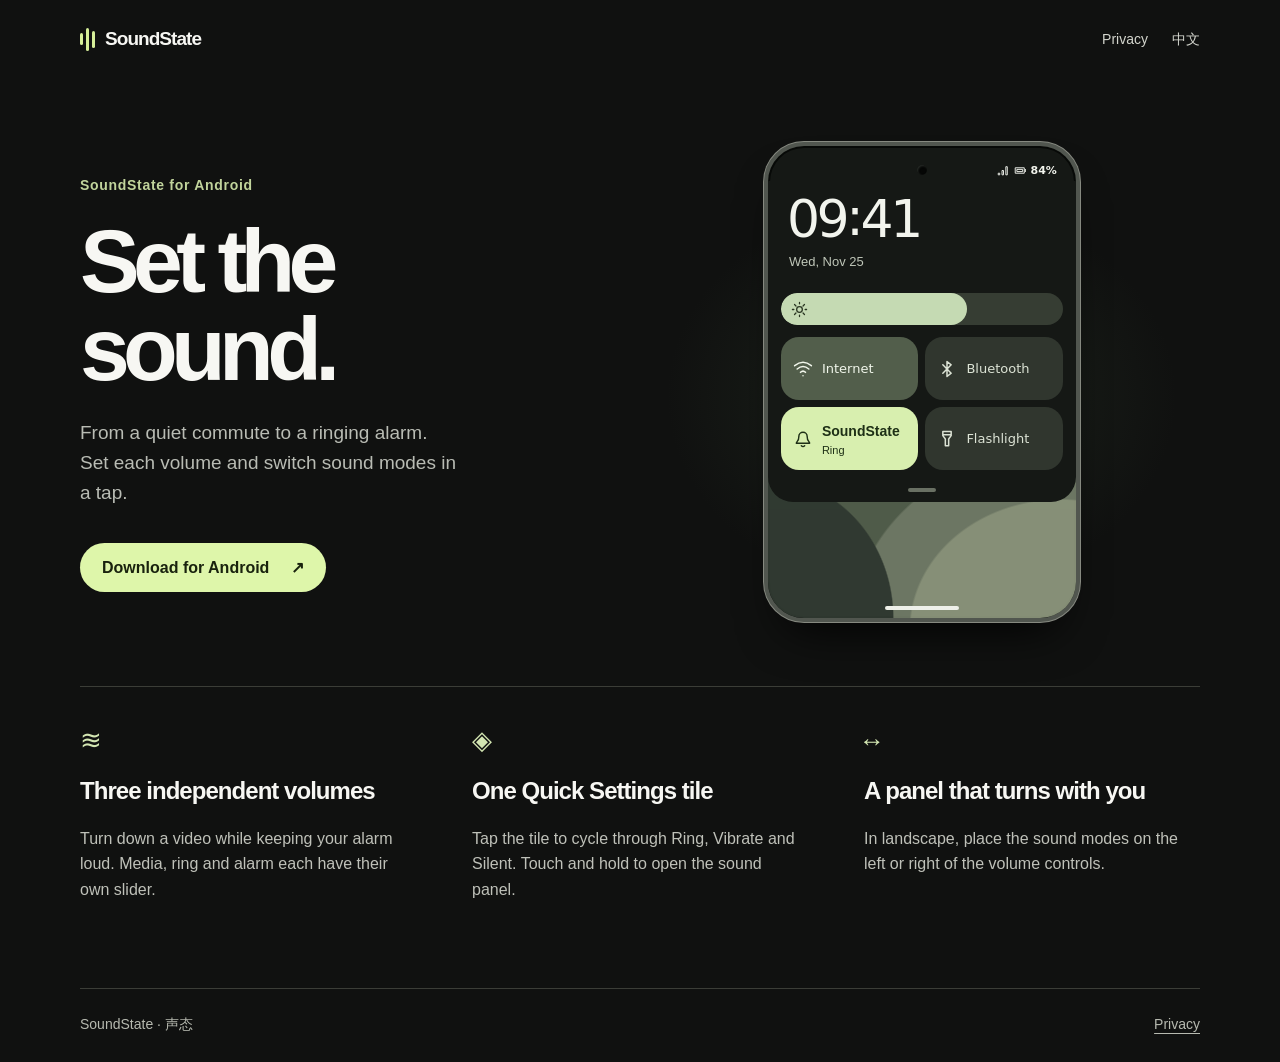
<file: index.html>
<!doctype html><html lang="en"><head><meta charset="utf-8"><meta name="viewport" content="width=device-width,initial-scale=1"><meta name="description" content="Adjust media, ring and alarm volume. Switch sound modes from Android Quick Settings."><title>SoundState — Android sound control</title><link rel="stylesheet" href="./site.css?v=shade-4"></head><body><div class="wrap"><header><a class="brand" href="./"><span class="mark" aria-hidden="true"><i></i><i></i><i></i></span>SoundState</a><nav><a href="privacy/">Privacy</a><a href="./zh/" lang="zh-CN">中文</a></nav></header><main><section class="hero"><div><span class="product">SoundState for Android</span><h1>Set the<br>sound.</h1><p class="intro">From a quiet commute to a ringing alarm. Set each volume and switch sound modes in a tap.</p><a class="cta" href="https://github.com/kaze-hk/SoundState/releases/latest">Download for Android <span aria-hidden="true">↗</span></a></div><section class="demo" aria-label="Interactive Android preview">
<div class="phone"><div class="status" aria-hidden="true"><span class="status-time">09:41</span><span class="camera"></span><span class="status-icons"><svg aria-hidden="true" viewBox="0 0 24 24" fill="none" stroke="currentColor" stroke-width="1.75" stroke-linecap="round" stroke-linejoin="round"><path d="M3 20h2v-3H3z M10 20h2v-8h-2z M17 20h2V5h-2z"/></svg><svg aria-hidden="true" viewBox="0 0 24 24" fill="none" stroke="currentColor" stroke-width="1.75" stroke-linecap="round" stroke-linejoin="round"><path d="M3 7h16v10H3z M21 10v4 M6 10h10v4H6z"/></svg> 84%</span></div>
<div class="shade"><div class="shade-sheet"><div class="clock-face" aria-hidden="true">09<span>:</span>41</div><div class="shade-date">Wed, Nov 25</div>
<div class="brightness" aria-hidden="true"><span><svg aria-hidden="true" viewBox="0 0 24 24" fill="none" stroke="currentColor" stroke-width="1.8" stroke-linecap="round" stroke-linejoin="round"><path d="M12 2v2m0 16v2M2 12h2m16 0h2M5 5l2 2m10 10 2 2M5 19l2-2M17 7l2-2 M16 12a4 4 0 1 1-8 0 4 4 0 1 1 8 0"/></svg></span></div>
<div class="tiles"><div class="system-tile" aria-hidden="true"><svg aria-hidden="true" viewBox="0 0 24 24" fill="none" stroke="currentColor" stroke-width="1.8" stroke-linecap="round" stroke-linejoin="round"><path d="M2 8q10-8 20 0 M5 12q7-6 14 0 M9 16q3-3 6 0 M12 20h.01"/></svg><span>Internet</span></div><div class="system-tile" aria-hidden="true"><svg aria-hidden="true" viewBox="0 0 24 24" fill="none" stroke="currentColor" stroke-width="1.8" stroke-linecap="round" stroke-linejoin="round"><path d="M7 7l10 10-5 4V3l5 4L7 17"/></svg><span>Bluetooth</span></div><button class="sound-tile" aria-keyshortcuts="ArrowDown" aria-description="Hold or press Down Arrow for sound controls"><span class="tile-icon" aria-hidden="true"><svg aria-hidden="true" viewBox="0 0 24 24" fill="none" stroke="currentColor" stroke-width="1.75" stroke-linecap="round" stroke-linejoin="round"><path d="M5 15c2-1.5 2-3 2-6a5 5 0 0 1 10 0c0 3 0 4.5 2 6l1 2H4z M10 20q2 2 4 0"/></svg></span><span><b>SoundState</b><small class="tile-mode" aria-live="polite">Ring</small></span></button><div class="system-tile" aria-hidden="true"><svg aria-hidden="true" viewBox="0 0 24 24" fill="none" stroke="currentColor" stroke-width="1.8" stroke-linecap="round" stroke-linejoin="round"><path d="M7 3h10v5l-3 4v8h-4v-8L7 8z M7 7h10"/></svg><span>Flashlight</span></div></div>
<div class="sheet-grip" aria-hidden="true"></div></div><div class="pixel-paper" aria-hidden="true"></div></div>
<div class="app-screen" hidden><div class="app-bar"><span class="app-name"><svg aria-hidden="true" viewBox="0 0 24 24" fill="none" stroke="currentColor" stroke-width="1.75" stroke-linecap="round" stroke-linejoin="round"><path d="M4 9v6 M9 4v16 M15 7v10 M20 10v4"/></svg>SoundState</span><button class="done" aria-label="Done, close sound controls"><svg aria-hidden="true" viewBox="0 0 24 24" fill="none" stroke="currentColor" stroke-width="1.75" stroke-linecap="round" stroke-linejoin="round"><path d="m5 12 4 4L19 6"/></svg></button></div>
<section class="panel-card"><h2>Sound panel</h2><div class="modes" role="group" aria-label="Sound mode"><button aria-label="Ring" aria-pressed="true" data-mode="0"><span aria-hidden="true"><svg aria-hidden="true" viewBox="0 0 24 24" fill="none" stroke="currentColor" stroke-width="1.75" stroke-linecap="round" stroke-linejoin="round"><path d="M5 15c2-1.5 2-3 2-6a5 5 0 0 1 10 0c0 3 0 4.5 2 6l1 2H4z M10 20q2 2 4 0"/></svg></span><small>Ring</small></button><button aria-label="Vibrate" aria-pressed="false" data-mode="1"><span aria-hidden="true"><svg aria-hidden="true" viewBox="0 0 24 24" fill="none" stroke="currentColor" stroke-width="1.75" stroke-linecap="round" stroke-linejoin="round"><path d="M9 5h6v14H9z M5 8v8 M2 10v4 M19 8v8 M22 10v4"/></svg></span><small>Vibrate</small></button><button aria-label="Silent" aria-pressed="false" data-mode="2"><span aria-hidden="true"><svg aria-hidden="true" viewBox="0 0 24 24" fill="none" stroke="currentColor" stroke-width="1.75" stroke-linecap="round" stroke-linejoin="round"><path d="M3 3l18 18 M6 9c0 3 0 5-2 8h12 M10 4a5 5 0 0 1 7 5v2 M10 20q2 2 4 0"/></svg></span><small>Silent</small></button></div>
<label class="channel">Media volume<input type="range" min="0" max="15" value="9"></label><label class="channel">Ring volume<input type="range" min="0" max="7" value="4"></label><label class="channel">Alarm volume<input type="range" min="0" max="7" value="6"></label></section></div><div class="home-bar" aria-hidden="true"></div></div>
</section></section><section class="features"><article><span class="glyph" aria-hidden="true">≋</span><h2>Three independent volumes</h2><p>Turn down a video while keeping your alarm loud. Media, ring and alarm each have their own slider.</p></article><article><span class="glyph" aria-hidden="true">◈</span><h2>One Quick Settings tile</h2><p>Tap the tile to cycle through Ring, Vibrate and Silent. Touch and hold to open the sound panel.</p></article><article><span class="glyph" aria-hidden="true">↔</span><h2>A panel that turns with you</h2><p>In landscape, place the sound modes on the left or right of the volume controls.</p></article></section></main><script src="./mode.js?v=shade-4" defer></script><footer><span>SoundState · 声态</span><a href="privacy/">Privacy</a></footer></div></body></html>
</file>
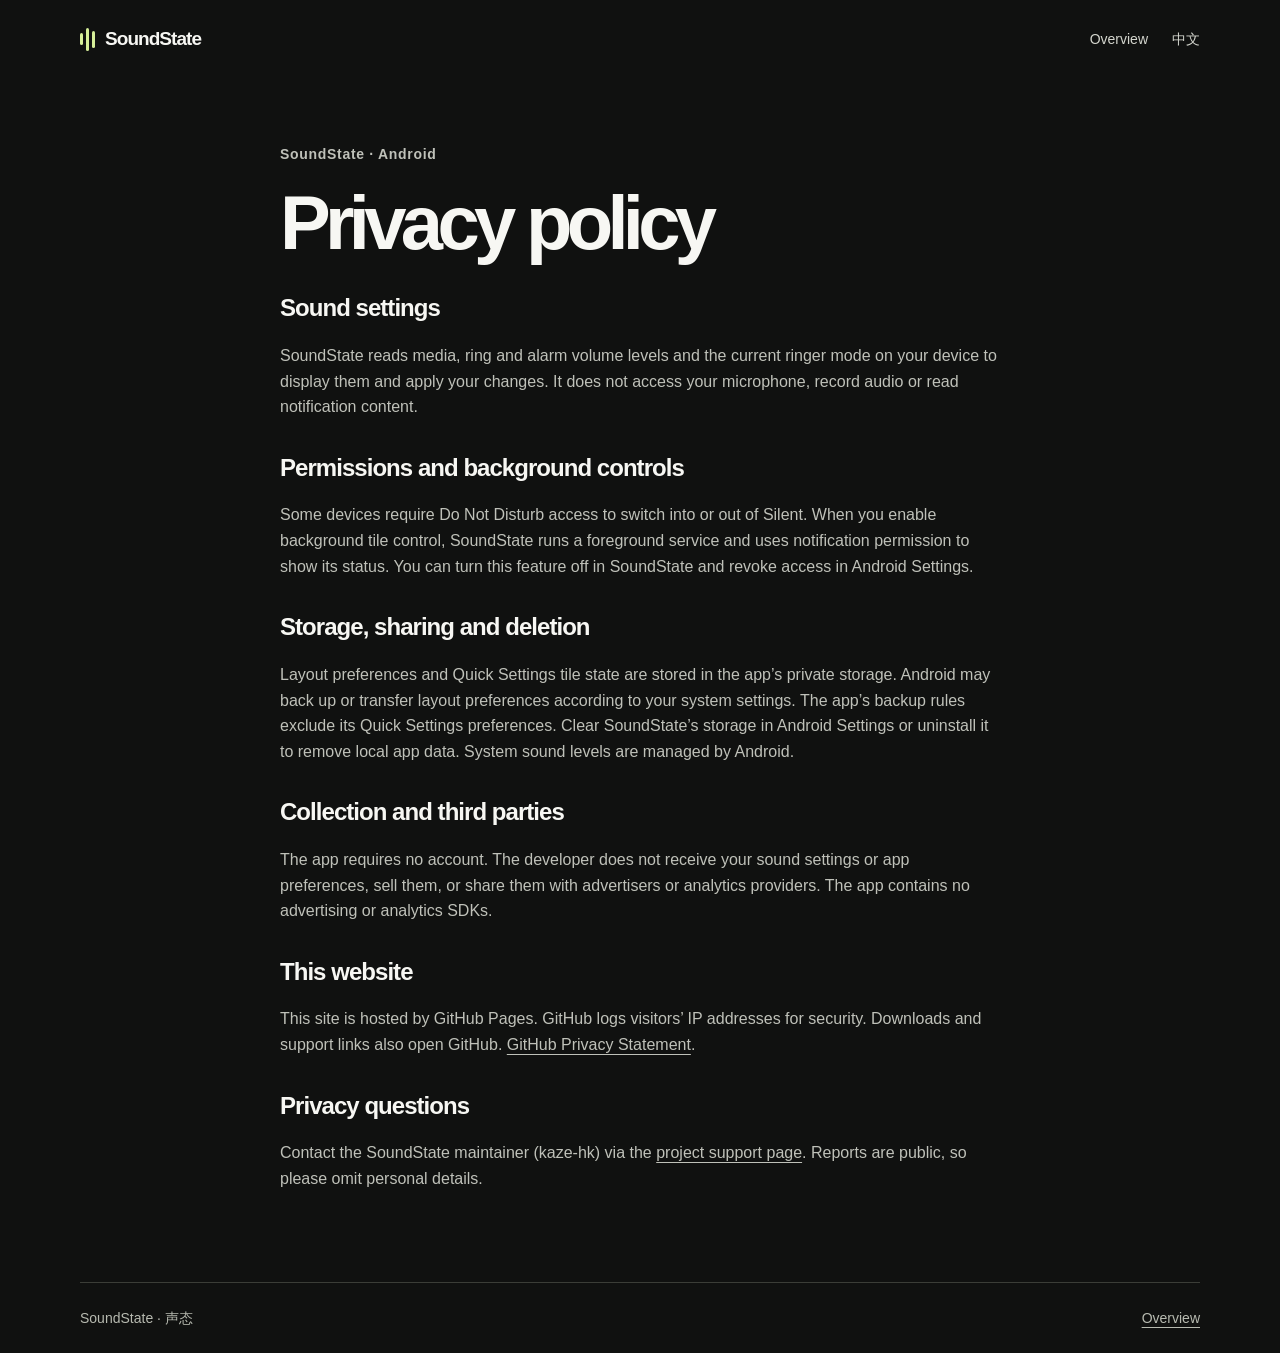
<file: privacy/index.html>
<!doctype html><html lang="en"><head><meta charset="utf-8"><meta name="viewport" content="width=device-width,initial-scale=1"><meta name="description" content="SoundState Privacy Policy"><title>SoundState Privacy Policy</title><link rel="stylesheet" href="../site.css"></head><body><div class="wrap"><header><a class="brand" href="../"><span class="mark" aria-hidden="true"><i></i><i></i><i></i></span>SoundState</a><nav><a href="../">Overview</a><a href="../zh/privacy/" lang="zh-CN">中文</a></nav></header><main class="policy"><p class="product">SoundState · Android</p><h1>Privacy policy</h1><section><h2>Sound settings</h2><p>SoundState reads media, ring and alarm volume levels and the current ringer mode on your device to display them and apply your changes. It does not access your microphone, record audio or read notification content.</p></section><section><h2>Permissions and background controls</h2><p>Some devices require Do Not Disturb access to switch into or out of Silent. When you enable background tile control, SoundState runs a foreground service and uses notification permission to show its status. You can turn this feature off in SoundState and revoke access in Android Settings.</p></section><section><h2>Storage, sharing and deletion</h2><p>Layout preferences and Quick Settings tile state are stored in the app’s private storage. Android may back up or transfer layout preferences according to your system settings. The app’s backup rules exclude its Quick Settings preferences. Clear SoundState’s storage in Android Settings or uninstall it to remove local app data. System sound levels are managed by Android.</p></section><section><h2>Collection and third parties</h2><p>The app requires no account. The developer does not receive your sound settings or app preferences, sell them, or share them with advertisers or analytics providers. The app contains no advertising or analytics SDKs.</p></section><section><h2>This website</h2><p>This site is hosted by GitHub Pages. GitHub logs visitors’ IP addresses for security. Downloads and support links also open GitHub. <a href="https://docs.github.com/en/site-policy/privacy-policies/github-general-privacy-statement">GitHub Privacy Statement</a>.</p></section><section><h2>Privacy questions</h2><p>Contact the SoundState maintainer (kaze-hk) via the <a href="https://github.com/kaze-hk/soundstate-site/issues/new">project support page</a>. Reports are public, so please omit personal details.</p></section></main><footer><span>SoundState · 声态</span><a href="../">Overview</a></footer></div></body></html>
</file>
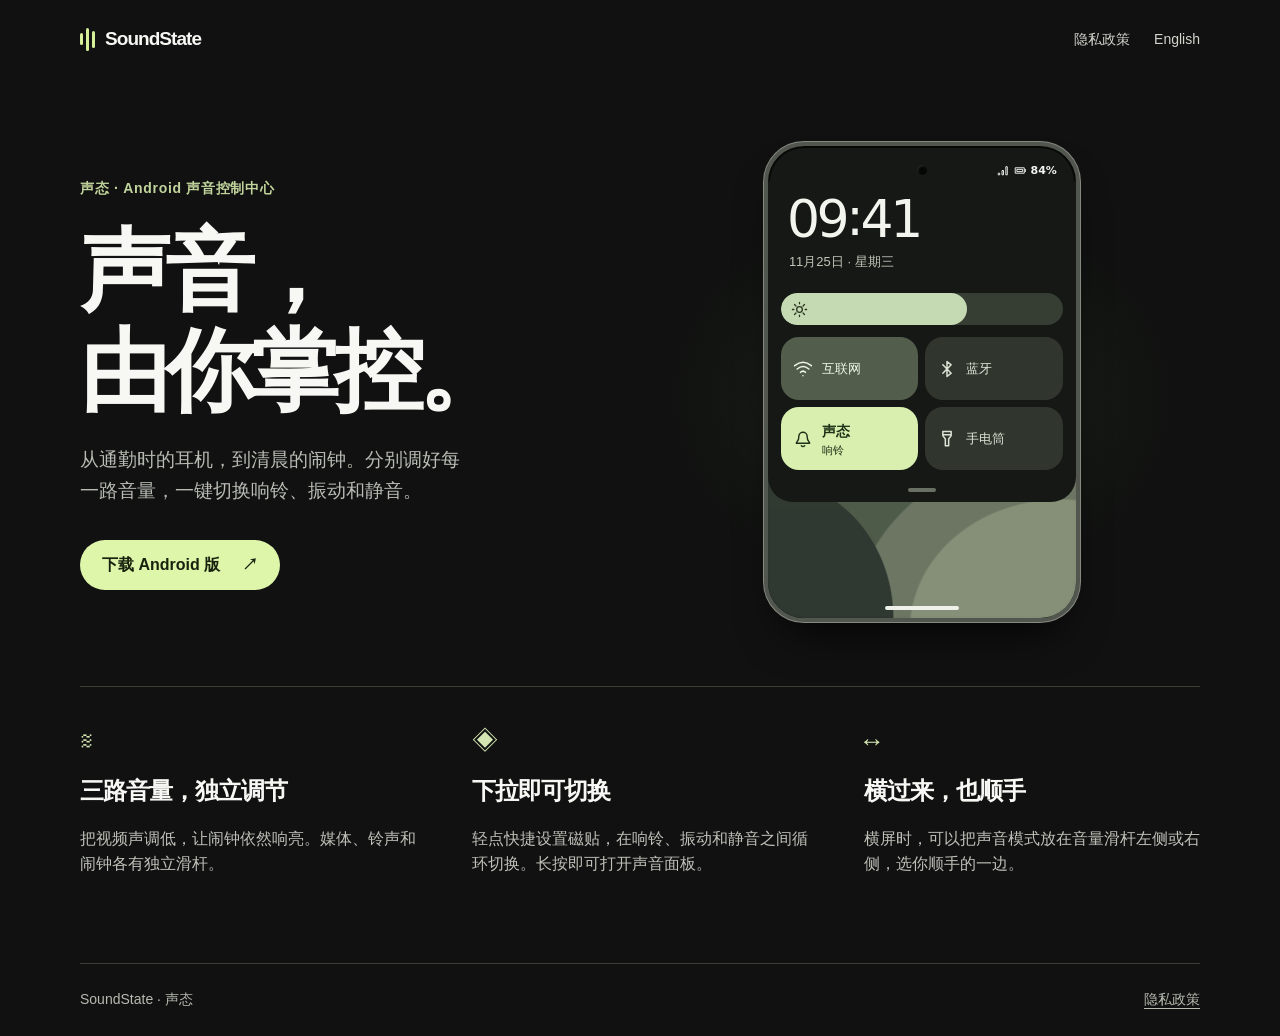
<file: zh/index.html>
<!doctype html><html lang="zh-CN"><head><meta charset="utf-8"><meta name="viewport" content="width=device-width,initial-scale=1"><meta name="description" content="独立调节媒体、铃声和闹钟音量，从 Android 快捷设置切换声音模式。"><title>声态 SoundState · Android 声音控制中心</title><link rel="stylesheet" href="../site.css?v=shade-4"></head><body><div class="wrap"><header><a class="brand" href="./"><span class="mark" aria-hidden="true"><i></i><i></i><i></i></span>SoundState</a><nav><a href="privacy/">隐私政策</a><a href="../" lang="en">English</a></nav></header><main><section class="hero"><div><span class="product">声态 · Android 声音控制中心</span><h1>声音，<br>由你掌控。</h1><p class="intro">从通勤时的耳机，到清晨的闹钟。分别调好每一路音量，一键切换响铃、振动和静音。</p><a class="cta" href="https://github.com/kaze-hk/SoundState/releases/latest">下载 Android 版 <span aria-hidden="true">↗</span></a></div><section class="demo" aria-label="Android 交互预览">
<div class="phone"><div class="status" aria-hidden="true"><span class="status-time">09:41</span><span class="camera"></span><span class="status-icons"><svg aria-hidden="true" viewBox="0 0 24 24" fill="none" stroke="currentColor" stroke-width="1.75" stroke-linecap="round" stroke-linejoin="round"><path d="M3 20h2v-3H3z M10 20h2v-8h-2z M17 20h2V5h-2z"/></svg><svg aria-hidden="true" viewBox="0 0 24 24" fill="none" stroke="currentColor" stroke-width="1.75" stroke-linecap="round" stroke-linejoin="round"><path d="M3 7h16v10H3z M21 10v4 M6 10h10v4H6z"/></svg> 84%</span></div>
<div class="shade"><div class="shade-sheet"><div class="clock-face" aria-hidden="true">09<span>:</span>41</div><div class="shade-date">11月25日 · 星期三</div>
<div class="brightness" aria-hidden="true"><span><svg aria-hidden="true" viewBox="0 0 24 24" fill="none" stroke="currentColor" stroke-width="1.8" stroke-linecap="round" stroke-linejoin="round"><path d="M12 2v2m0 16v2M2 12h2m16 0h2M5 5l2 2m10 10 2 2M5 19l2-2M17 7l2-2 M16 12a4 4 0 1 1-8 0 4 4 0 1 1 8 0"/></svg></span></div>
<div class="tiles"><div class="system-tile" aria-hidden="true"><svg aria-hidden="true" viewBox="0 0 24 24" fill="none" stroke="currentColor" stroke-width="1.8" stroke-linecap="round" stroke-linejoin="round"><path d="M2 8q10-8 20 0 M5 12q7-6 14 0 M9 16q3-3 6 0 M12 20h.01"/></svg><span>互联网</span></div><div class="system-tile" aria-hidden="true"><svg aria-hidden="true" viewBox="0 0 24 24" fill="none" stroke="currentColor" stroke-width="1.8" stroke-linecap="round" stroke-linejoin="round"><path d="M7 7l10 10-5 4V3l5 4L7 17"/></svg><span>蓝牙</span></div><button class="sound-tile" aria-keyshortcuts="ArrowDown" aria-description="长按或按向下方向键进入声音面板"><span class="tile-icon" aria-hidden="true"><svg aria-hidden="true" viewBox="0 0 24 24" fill="none" stroke="currentColor" stroke-width="1.75" stroke-linecap="round" stroke-linejoin="round"><path d="M5 15c2-1.5 2-3 2-6a5 5 0 0 1 10 0c0 3 0 4.5 2 6l1 2H4z M10 20q2 2 4 0"/></svg></span><span><b>声态</b><small class="tile-mode" aria-live="polite">响铃</small></span></button><div class="system-tile" aria-hidden="true"><svg aria-hidden="true" viewBox="0 0 24 24" fill="none" stroke="currentColor" stroke-width="1.8" stroke-linecap="round" stroke-linejoin="round"><path d="M7 3h10v5l-3 4v8h-4v-8L7 8z M7 7h10"/></svg><span>手电筒</span></div></div>
<div class="sheet-grip" aria-hidden="true"></div></div><div class="pixel-paper" aria-hidden="true"></div></div>
<div class="app-screen" hidden><div class="app-bar"><span class="app-name"><svg aria-hidden="true" viewBox="0 0 24 24" fill="none" stroke="currentColor" stroke-width="1.75" stroke-linecap="round" stroke-linejoin="round"><path d="M4 9v6 M9 4v16 M15 7v10 M20 10v4"/></svg>声态</span><button class="done" aria-label="完成并关闭声音面板"><svg aria-hidden="true" viewBox="0 0 24 24" fill="none" stroke="currentColor" stroke-width="1.75" stroke-linecap="round" stroke-linejoin="round"><path d="m5 12 4 4L19 6"/></svg></button></div>
<section class="panel-card"><h2>声音面板</h2><div class="modes" role="group" aria-label="声音模式"><button aria-label="响铃" aria-pressed="true" data-mode="0"><span aria-hidden="true"><svg aria-hidden="true" viewBox="0 0 24 24" fill="none" stroke="currentColor" stroke-width="1.75" stroke-linecap="round" stroke-linejoin="round"><path d="M5 15c2-1.5 2-3 2-6a5 5 0 0 1 10 0c0 3 0 4.5 2 6l1 2H4z M10 20q2 2 4 0"/></svg></span><small>响铃</small></button><button aria-label="振动" aria-pressed="false" data-mode="1"><span aria-hidden="true"><svg aria-hidden="true" viewBox="0 0 24 24" fill="none" stroke="currentColor" stroke-width="1.75" stroke-linecap="round" stroke-linejoin="round"><path d="M9 5h6v14H9z M5 8v8 M2 10v4 M19 8v8 M22 10v4"/></svg></span><small>振动</small></button><button aria-label="静音" aria-pressed="false" data-mode="2"><span aria-hidden="true"><svg aria-hidden="true" viewBox="0 0 24 24" fill="none" stroke="currentColor" stroke-width="1.75" stroke-linecap="round" stroke-linejoin="round"><path d="M3 3l18 18 M6 9c0 3 0 5-2 8h12 M10 4a5 5 0 0 1 7 5v2 M10 20q2 2 4 0"/></svg></span><small>静音</small></button></div>
<label class="channel">媒体音量<input type="range" min="0" max="15" value="9"></label><label class="channel">铃声音量<input type="range" min="0" max="7" value="4"></label><label class="channel">闹钟音量<input type="range" min="0" max="7" value="6"></label></section></div><div class="home-bar" aria-hidden="true"></div></div>
</section></section><section class="features"><article><span class="glyph" aria-hidden="true">≋</span><h2>三路音量，独立调节</h2><p>把视频声调低，让闹钟依然响亮。媒体、铃声和闹钟各有独立滑杆。</p></article><article><span class="glyph" aria-hidden="true">◈</span><h2>下拉即可切换</h2><p>轻点快捷设置磁贴，在响铃、振动和静音之间循环切换。长按即可打开声音面板。</p></article><article><span class="glyph" aria-hidden="true">↔</span><h2>横过来，也顺手</h2><p>横屏时，可以把声音模式放在音量滑杆左侧或右侧，选你顺手的一边。</p></article></section></main><script src="../mode.js?v=shade-4" defer></script><footer><span>SoundState · 声态</span><a href="privacy/">隐私政策</a></footer></div></body></html>
</file>
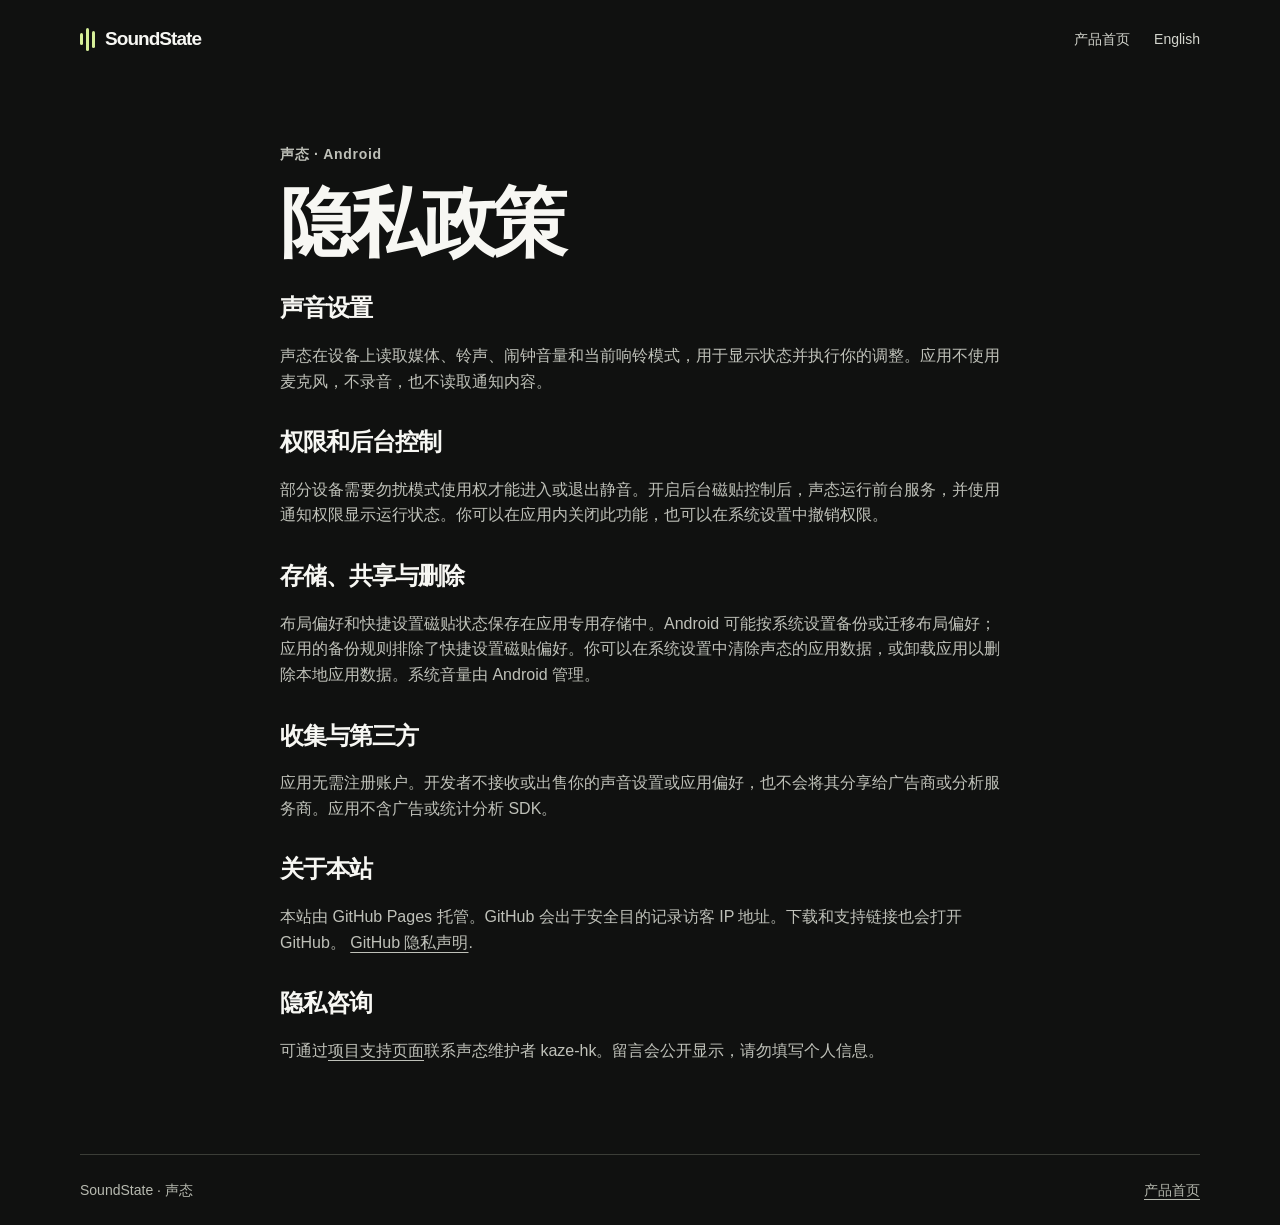
<file: zh/privacy/index.html>
<!doctype html><html lang="zh-CN"><head><meta charset="utf-8"><meta name="viewport" content="width=device-width,initial-scale=1"><meta name="description" content="声态隐私政策"><title>声态隐私政策</title><link rel="stylesheet" href="../../site.css"></head><body><div class="wrap"><header><a class="brand" href="../"><span class="mark" aria-hidden="true"><i></i><i></i><i></i></span>SoundState</a><nav><a href="../">产品首页</a><a href="../../privacy/" lang="en">English</a></nav></header><main class="policy"><p class="product">声态 · Android</p><h1>隐私政策</h1><section><h2>声音设置</h2><p>声态在设备上读取媒体、铃声、闹钟音量和当前响铃模式，用于显示状态并执行你的调整。应用不使用麦克风，不录音，也不读取通知内容。</p></section><section><h2>权限和后台控制</h2><p>部分设备需要勿扰模式使用权才能进入或退出静音。开启后台磁贴控制后，声态运行前台服务，并使用通知权限显示运行状态。你可以在应用内关闭此功能，也可以在系统设置中撤销权限。</p></section><section><h2>存储、共享与删除</h2><p>布局偏好和快捷设置磁贴状态保存在应用专用存储中。Android 可能按系统设置备份或迁移布局偏好；应用的备份规则排除了快捷设置磁贴偏好。你可以在系统设置中清除声态的应用数据，或卸载应用以删除本地应用数据。系统音量由 Android 管理。</p></section><section><h2>收集与第三方</h2><p>应用无需注册账户。开发者不接收或出售你的声音设置或应用偏好，也不会将其分享给广告商或分析服务商。应用不含广告或统计分析 SDK。</p></section><section><h2>关于本站</h2><p>本站由 GitHub Pages 托管。GitHub 会出于安全目的记录访客 IP 地址。下载和支持链接也会打开 GitHub。 <a href="https://docs.github.com/en/site-policy/privacy-policies/github-general-privacy-statement">GitHub 隐私声明</a>.</p></section><section><h2>隐私咨询</h2><p>可通过<a href="https://github.com/kaze-hk/soundstate-site/issues/new">项目支持页面</a>联系声态维护者 kaze-hk。留言会公开显示，请勿填写个人信息。</p></section></main><footer><span>SoundState · 声态</span><a href="../">产品首页</a></footer></div></body></html>
</file>
<file: site.css>
*{box-sizing:border-box}html{scroll-behavior:smooth;color-scheme:dark}body{margin:0;background:#101110;color:#f7f7f3;font:16px/1.6 "Inter",-apple-system,BlinkMacSystemFont,"Segoe UI",sans-serif}a{color:inherit;text-decoration:none}a:focus-visible,button:focus-visible{outline:3px solid #d6ef99;outline-offset:4px}.wrap{width:min(1120px,90%);margin:auto}header,footer{display:flex;align-items:center;justify-content:space-between;gap:16px;padding:24px 0}.brand{display:inline-flex;align-items:center;gap:10px;font-size:19px;font-weight:650;letter-spacing:-.05em}.mark{display:inline-flex;align-items:center;gap:3px;height:28px}.mark i{width:3px;border-radius:4px;background:#d6ef99;height:12px}.mark i:nth-child(2){height:23px}.mark i:nth-child(3){height:17px}nav{display:flex;align-items:center;gap:24px;font-size:14px;color:#d3d5cd}.hero{display:grid;grid-template-columns:1fr 1.12fr;align-items:center;gap:6%;padding:clamp(52px,9vw,128px) 0}.product{color:#c1d49c;font-size:14px;font-weight:600;letter-spacing:.05em}.hero h1,.policy h1{font-size:clamp(54px,7vw,100px);line-height:.98;letter-spacing:-.075em;margin:20px 0 24px}.hero h1:lang(zh-CN){letter-spacing:-.06em;line-height:1.12}.intro{color:#b9bcb4;max-width:36ch;font-size:19px}.cta{display:inline-flex;gap:22px;align-items:center;background:#def6aa;color:#19220e;border-radius:40px;padding:12px 22px;font-weight:650;margin-top:15px}.features{display:grid;grid-template-columns:repeat(3,1fr);gap:5%;padding:42px 0 70px;border-top:1px solid #3b3d37}.features h2,.policy h2{font-size:24px;letter-spacing:-.04em;line-height:1.2}.features p,.policy p{color:#bfc1b9}.glyph{color:#d3e6b2;font:26px/1 monospace}.policy{max-width:720px;margin:65px auto 90px}.policy h1{font-size:clamp(46px,7vw,76px)}.policy h2{margin-top:34px}.policy a,footer a{text-decoration:underline;text-underline-offset:4px}footer{border-top:1px solid #3b3d37;color:#b7bab0;font-size:14px}nav a:hover,footer a:hover{color:white}.cta:hover{background:#edfbcf}@media(max-width:760px){.hero{grid-template-columns:1fr;gap:36px;padding:45px 0}.features{grid-template-columns:1fr;gap:23px}.features h2{margin:8px 0}.features p{margin:0}.display{height:205px}.instrument{padding:16px 12px}.policy{margin:45px auto}.hero h1{font-size:clamp(55px,12vw,86px)}nav{gap:14px}}@media(prefers-reduced-motion:reduce){*{scroll-behavior:auto!important;transition:none!important}}

.demo {width:100%;justify-self:center;position:relative;isolation:isolate}
.demo::before {content:"";position:absolute;inset:10% 3% 4%;z-index:-1;background:radial-gradient(ellipse,#394b3659,transparent 69%);pointer-events:none}
.phone {position:relative;isolation:isolate;overflow:hidden;width:min(316px,100%);height:480px;margin:auto;border:4px solid #51564f;border-radius:40px;background:#151815;color:#f2f4ed;box-shadow:inset 0 0 0 2px #070907,0 0 0 1px #868980,0 27px 48px -23px #000}
.demo svg {display:block;width:20px;height:20px;flex:none}
.demo button {font:inherit;cursor:pointer;border:0}
.status {display:flex;align-items:center;justify-content:space-between;padding:13px 19px 0;height:35px;position:relative;z-index:1;font:600 11px/1 system-ui}
.status-time {visibility:hidden}.panel-open .status-time {visibility:visible}
.camera {position:absolute;left:calc(50% - 5px);width:10px;height:10px;border-radius:50%;background:#050605;box-shadow:inset 1px 1px 2px #292d29}
.status-icons,.app-name {display:flex;align-items:center;gap:4px}.status-icons svg {width:13px;height:13px}
.shade {position:relative;height:calc(100% - 35px)}
.shade-sheet {padding:10px 13px 9px;background:#151815;border-radius:0 0 25px 25px;position:relative;z-index:1}
.clock-face {margin-left:6px;font:300 52px/1.1 system-ui;letter-spacing:-.065em;font-variant-numeric:tabular-nums}.clock-face span {position:relative;top:-2px}
.shade-date {margin:3px 0 21px 8px;color:#bfc6b8;font-size:13px}
.brightness {height:32px;margin-bottom:12px;background:#363d33;border-radius:22px;overflow:hidden}
.brightness span {height:100%;width:66%;padding-left:10px;display:flex;align-items:center;border-radius:22px;background:#c5dab3;color:#293521}
.brightness svg {width:17px;height:17px}
.tiles {display:grid;grid-template-columns:1fr 1fr;gap:7px}
.system-tile,.sound-tile {min-height:63px;padding:0 12px;display:flex;align-items:center;gap:9px;border-radius:18px;background:#30362e;color:#dce3d5;font:500 13px/1.25 system-ui;text-align:left}
.system-tile:first-child {background:#525e4b;color:#f1f6eb}
.demo .sound-tile {position:relative;overflow:hidden;background:#d8efaf;color:#1e3016;touch-action:pan-y;user-select:none;-webkit-user-select:none;-webkit-touch-callout:none;font-size:14px}
.sound-tile b,.tile-mode {display:block}.tile-mode {font-size:11px;line-height:1.35}
.sound-tile::after {content:"";position:absolute;inset:auto 0 0;height:3px;background:#748b5d;transform:scaleX(0);transform-origin:left}
.sound-tile.holding::after {transform:scaleX(1);transition:transform .5s linear}
.phone[data-mode="2"] .sound-tile {background:#46503e;color:#eef3e8}
.sheet-grip,.home-bar {height:4px;border-radius:3px;margin:18px auto 1px;width:28px;background:#697063}
.pixel-paper {position:absolute;inset:45% 0 0;z-index:-1;background:radial-gradient(ellipse 88% 125% at 0% 100%,#343e35 0 46%,transparent 46.5%),radial-gradient(ellipse 135% 150% at 95% 105%,#939d82 0 36%,#76816c 36.5% 50%,#56634f 50.5% 67%,#404c3f 67.5%);opacity:.9}
.home-bar {position:absolute;bottom:8px;left:38%;width:24%;margin:0;background:#eef0e9}
.app-screen {padding:11px 13px}.app-bar {display:flex;align-items:center;justify-content:space-between;font-size:23px;padding:0 2px 16px}.app-name {gap:8px}
.done {display:grid;place-items:center;width:38px;height:38px;border-radius:50%;background:#384333;color:#ddedcf}
.panel-card {padding:16px;border-radius:24px;background:#2c322a}
.panel-card h2 {margin:0 0 14px;font-size:20px;font-weight:550}
.modes {display:grid;grid-template-columns:repeat(3,1fr);gap:5px}.modes button {display:grid;justify-items:center;gap:2px;border-radius:24px;padding:8px 3px;background:#414a3c;color:#ebf1e7}.modes button[aria-pressed=true] {background:#d8efaf;color:#23321c}.modes small {font-size:11px}
.channel {display:block;margin-top:13px;font-size:13px}.channel input {display:block;width:100%;height:30px;margin:0;accent-color:#d6eabb}
.app-screen:not([hidden]),.shade:not([hidden]) {animation:slide-in .21s ease-out}
@keyframes slide-in {from {opacity:.35;transform:translateY(6px)}}
.hero {padding-block:clamp(38px,5vw,78px)}
@media(prefers-reduced-motion:reduce){.demo *{animation:none!important}}
</file>
